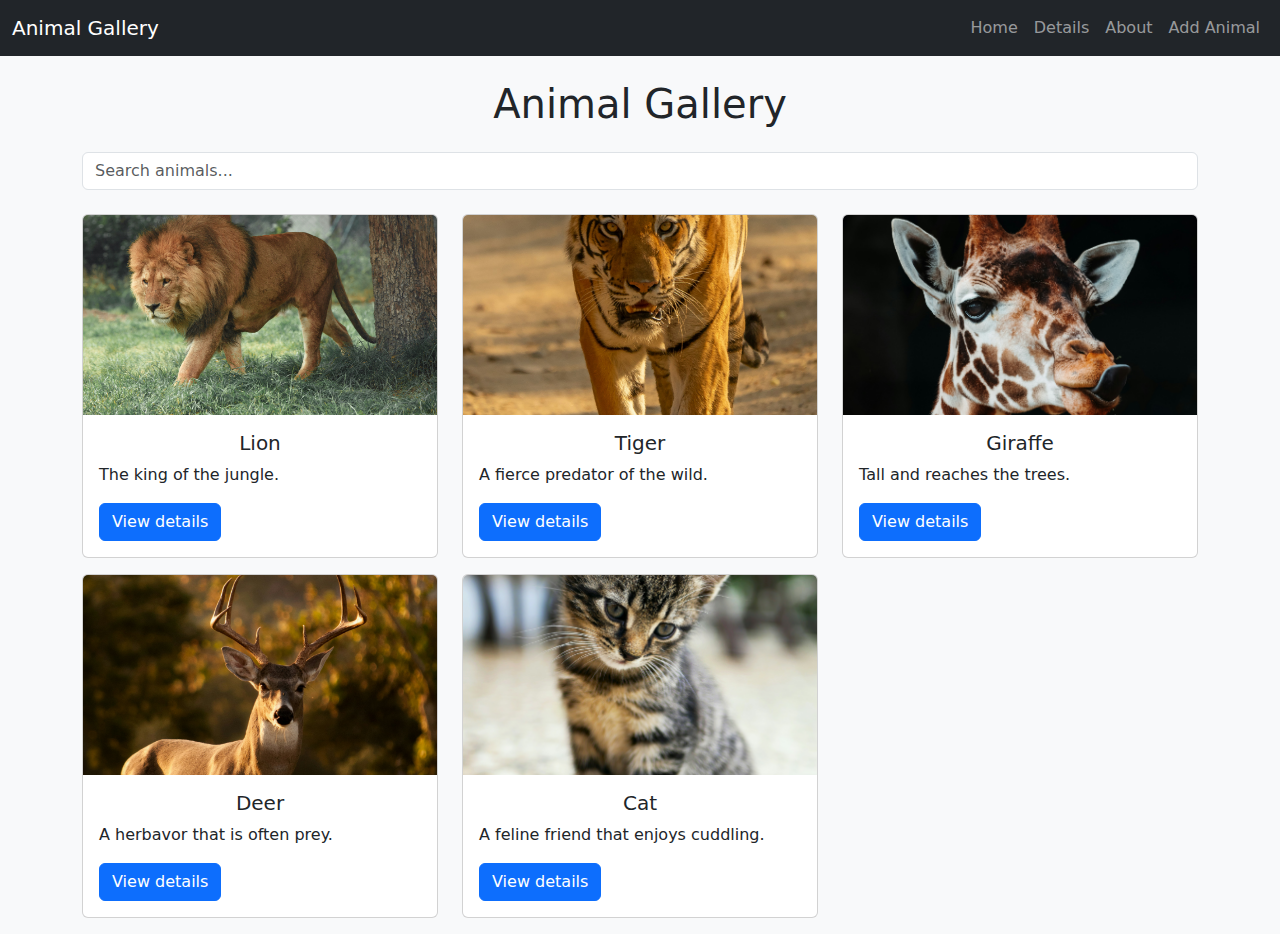
<file: index.html>
<!DOCTYPE html>
<html lang="en">
<head>
  <meta charset="UTF-8">
  <meta name="viewport" content="width=device-width, initial-scale=1.0">
  <title>Animal Gallery</title>
  <link href="https://cdn.jsdelivr.net/npm/bootstrap@5.3.0/dist/css/bootstrap.min.css" rel="stylesheet">
  <link rel="stylesheet" href="css/styles.css">
</head>
<body>
    <!--This is the navbar-->
    <nav class="navbar navbar-expand-lg navbar-dark bg-dark">
  <div class="container-fluid">
    <a class="navbar-brand" href="index.html">Animal Gallery</a>
    <button class="navbar-toggler" type="button" data-bs-toggle="collapse" data-bs-target="#navbarNav">
      <span class="navbar-toggler-icon"></span>
    </button>
    <div class="collapse navbar-collapse" id="navbarNav">
      <ul class="navbar-nav ms-auto">
        <li class="nav-item"><a class="nav-link" href="index.html">Home</a></li>
        <li class="nav-item"><a class="nav-link" href="details.html">Details</a></li>
        <li class="nav-item"><a class="nav-link" href="about.html">About</a></li>
        <li class="nav-item"><a class="nav-link" href="new-animal-form.html">Add Animal</a></li>
      </ul>
    </div>
  </div>
</nav>

    <!--This is for the different picture cards-->
  <div class="container mt-4"> 
    <h1 class="text-center mb-4">Animal Gallery</h1>
    <input type="text" id="search" class="form-control mb-4" placeholder="Search animals...">

    <div class="row" id="animal-list">

      <div class="col-md-4 mb-3 animal-card">
        <div class="card">
          <img src="images/lion.jpg" class="card-img-top" alt="Lion">
          <div class="card-body">
            <h5 class="card-title">Lion</h5>
            <p class="card-text">The king of the jungle.</p>
            <a href="details.html" class="btn btn-primary">View details</a>
          </div>
        </div>
      </div>

      <div class="col-md-4 mb-3 animal-card">
        <div class="card">
          <img src="images/tiger.jpg" class="card-img-top" alt="Tiger">
          <div class="card-body">
            <h5 class="card-title">Tiger</h5>
            <p class="card-text">A fierce predator of the wild.</p>
            <a href="details.html" class="btn btn-primary">View details</a>
          </div>
        </div>
      </div>

      <div class="col-md-4 mb-3 animal-card">
        <div class="card">
          <img src="images/giraffe.jpg" class="card-img-top" alt="Giraffe">
          <div class="card-body">
            <h5 class="card-title">Giraffe</h5>
            <p class="card-text">Tall and reaches the trees.</p>
            <a href="details.html" class="btn btn-primary">View details</a>
          </div>
        </div>
      </div>

      <div class="col-md-4 mb-3 animal-card">
        <div class="card">
          <img src="images/deer.jpg" class="card-img-top" alt="Deer">
          <div class="card-body">
            <h5 class="card-title">Deer</h5>
            <p class="card-text">A herbavor that is often prey.</p>
            <a href="details.html" class="btn btn-primary">View details</a>
          </div>
        </div>
      </div>
      
      <div class="col-md-4 mb-3 animal-card">
        <div class="card">
          <img src="images/cat.jpg" class="card-img-top" alt="Cat">
          <div class="card-body">
            <h5 class="card-title">Cat</h5>
            <p class="card-text">A feline friend that enjoys cuddling.</p>
            <a href="details.html" class="btn btn-primary">View details</a>
          </div>
        </div>
      </div>
    </div>
  </div>

  <!--This is for the search filter-->
<script> 
  document.getElementById('search').addEventListener('keyup', function () {
    let filter = this.value.toLowerCase();
    let cards = document.getElementsByClassName('animal-card');
    for (let i = 0; i < cards.length; i++) {
      let title = cards[i].querySelector('.card-title').innerText.toLowerCase();
      cards[i].style.display = title.includes(filter) ? '' : 'none';
    }
  });
</script>


<script src="https://cdn.jsdelivr.net/npm/bootstrap@5.3.0/dist/js/bootstrap.bundle.min.js"></script>
</body>
</html>
</file>
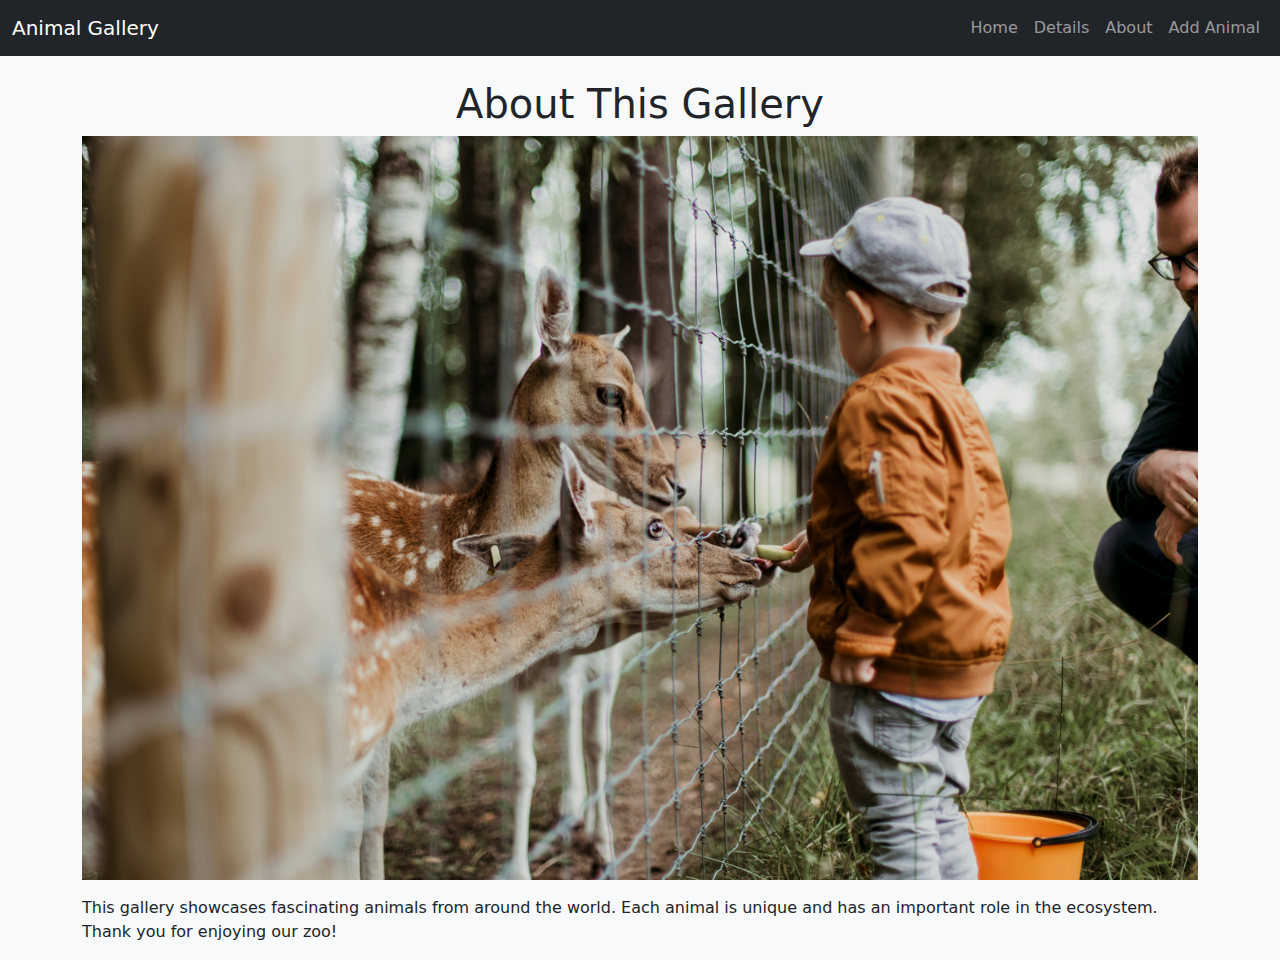
<file: about.html>
<!DOCTYPE html>
<html lang="en">
<head>
  <meta charset="UTF-8">
  <meta name="viewport" content="width=device-width, initial-scale=1.0">
  <title>About</title>
  <link href="https://cdn.jsdelivr.net/npm/bootstrap@5.3.0/dist/css/bootstrap.min.css" rel="stylesheet">
  <link rel="stylesheet" href="css/styles.css">
</head>
<body>
  <!--This is the navbar-->
    <nav class="navbar navbar-expand-lg navbar-dark bg-dark">
  <div class="container-fluid">
    <a class="navbar-brand" href="index.html">Animal Gallery</a>
    <button class="navbar-toggler" type="button" data-bs-toggle="collapse" data-bs-target="#navbarNav">
      <span class="navbar-toggler-icon"></span>
    </button>
    <div class="collapse navbar-collapse" id="navbarNav">
      <ul class="navbar-nav ms-auto">
        <li class="nav-item"><a class="nav-link" href="index.html">Home</a></li>
        <li class="nav-item"><a class="nav-link" href="details.html">Details</a></li>
        <li class="nav-item"><a class="nav-link" href="about.html">About</a></li>
        <li class="nav-item"><a class="nav-link" href="new-animal-form.html">Add Animal</a></li>
      </ul>
    </div>
  </div>
</nav>

  <div class="container mt-4">
    <h1>About This Gallery</h1>
    <img src="images/zoo.jpg" class="img-fluid mb-3" alt="Zoo">
    <p>This gallery showcases fascinating animals from around the world. Each animal is unique and has an important role in the ecosystem. Thank you for enjoying our zoo!</p>
  </div>

<script src="https://cdn.jsdelivr.net/npm/bootstrap@5.3.0/dist/js/bootstrap.bundle.min.js"></script>
</body>
</html>
</file>
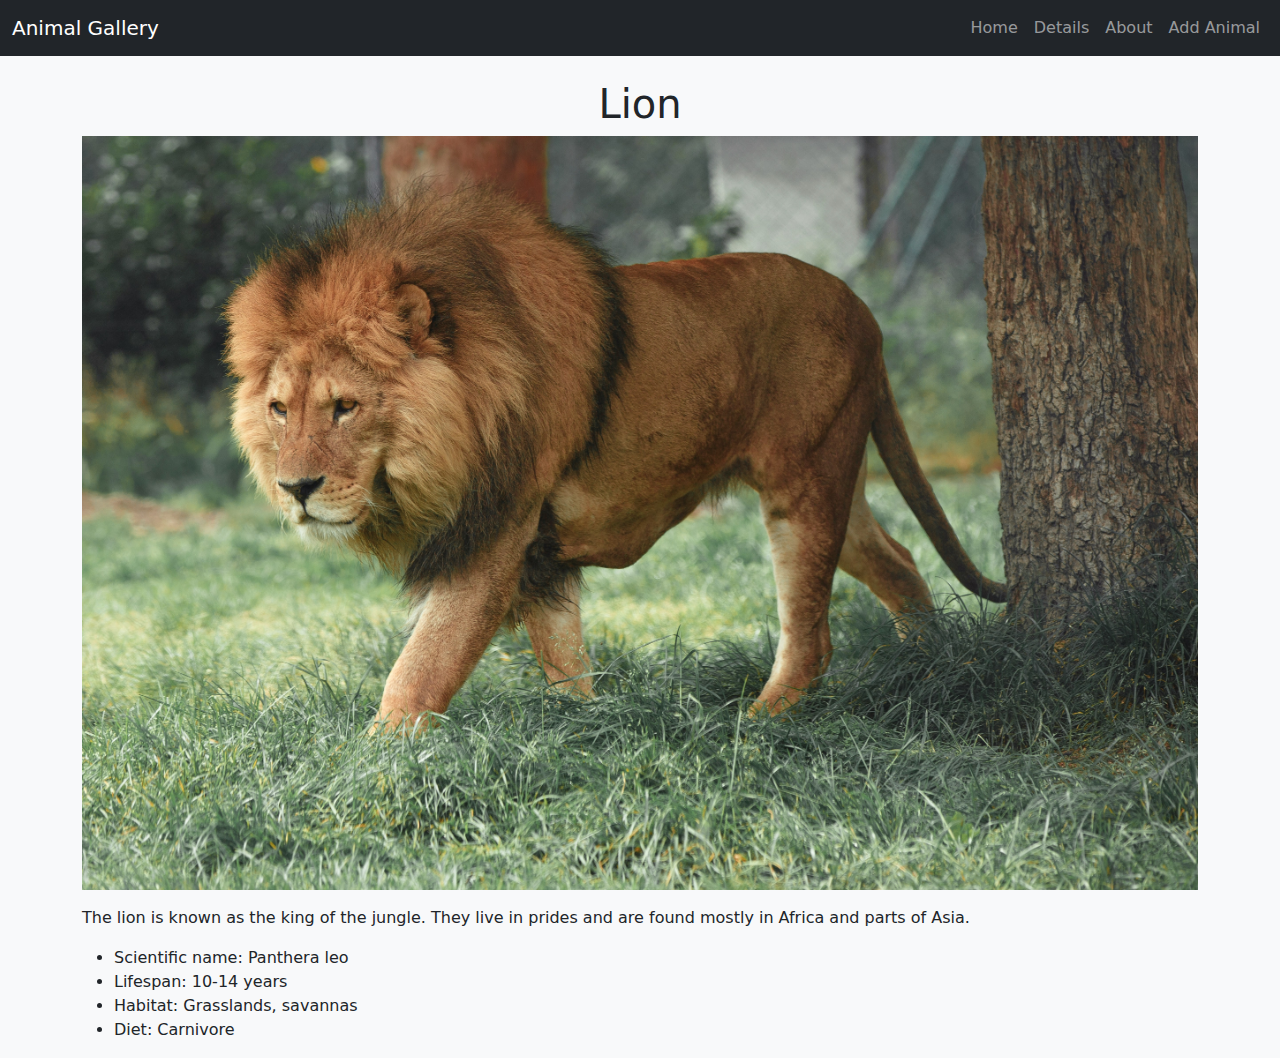
<file: details.html>
<!DOCTYPE html>
<html lang="en">
<head>
  <meta charset="UTF-8">
  <meta name="viewport" content="width=device-width, initial-scale=1.0">
  <title>Lion Details</title>
  <link href="https://cdn.jsdelivr.net/npm/bootstrap@5.3.0/dist/css/bootstrap.min.css" rel="stylesheet">
  <link rel="stylesheet" href="css/styles.css">
</head>
<body>
  <!--This is the navbar-->
    <nav class="navbar navbar-expand-lg navbar-dark bg-dark">
  <div class="container-fluid">
    <a class="navbar-brand" href="index.html">Animal Gallery</a>
    <button class="navbar-toggler" type="button" data-bs-toggle="collapse" data-bs-target="#navbarNav">
      <span class="navbar-toggler-icon"></span>
    </button>
    <div class="collapse navbar-collapse" id="navbarNav">
      <ul class="navbar-nav ms-auto">
        <li class="nav-item"><a class="nav-link" href="index.html">Home</a></li>
        <li class="nav-item"><a class="nav-link" href="details.html">Details</a></li>
        <li class="nav-item"><a class="nav-link" href="about.html">About</a></li>
        <li class="nav-item"><a class="nav-link" href="new-animal-form.html">Add Animal</a></li>
      </ul>
    </div>
  </div>
</nav>

  <div class="container mt-4">
    <h1>Lion</h1>
    <img src="images/lion.jpg" class="img-fluid mb-3" alt="Lion">
    <p>The lion is known as the king of the jungle. They live in prides and are found mostly in Africa and parts of Asia.</p>
    <ul>
      <li>Scientific name: Panthera leo</li>
      <li>Lifespan: 10-14 years</li>
      <li>Habitat: Grasslands, savannas</li>
      <li>Diet: Carnivore</li>
    </ul>
  </div>


<script src="https://cdn.jsdelivr.net/npm/bootstrap@5.3.0/dist/js/bootstrap.bundle.min.js"></script>
</body>
</html>
</file>
<file: css/styles.css>
body {
  background-color: #f8f9fa;
}

h1, h5 {
  text-align: center;
}

.card img {
  height: 200px;
  object-fit: cover;
}
</file>
